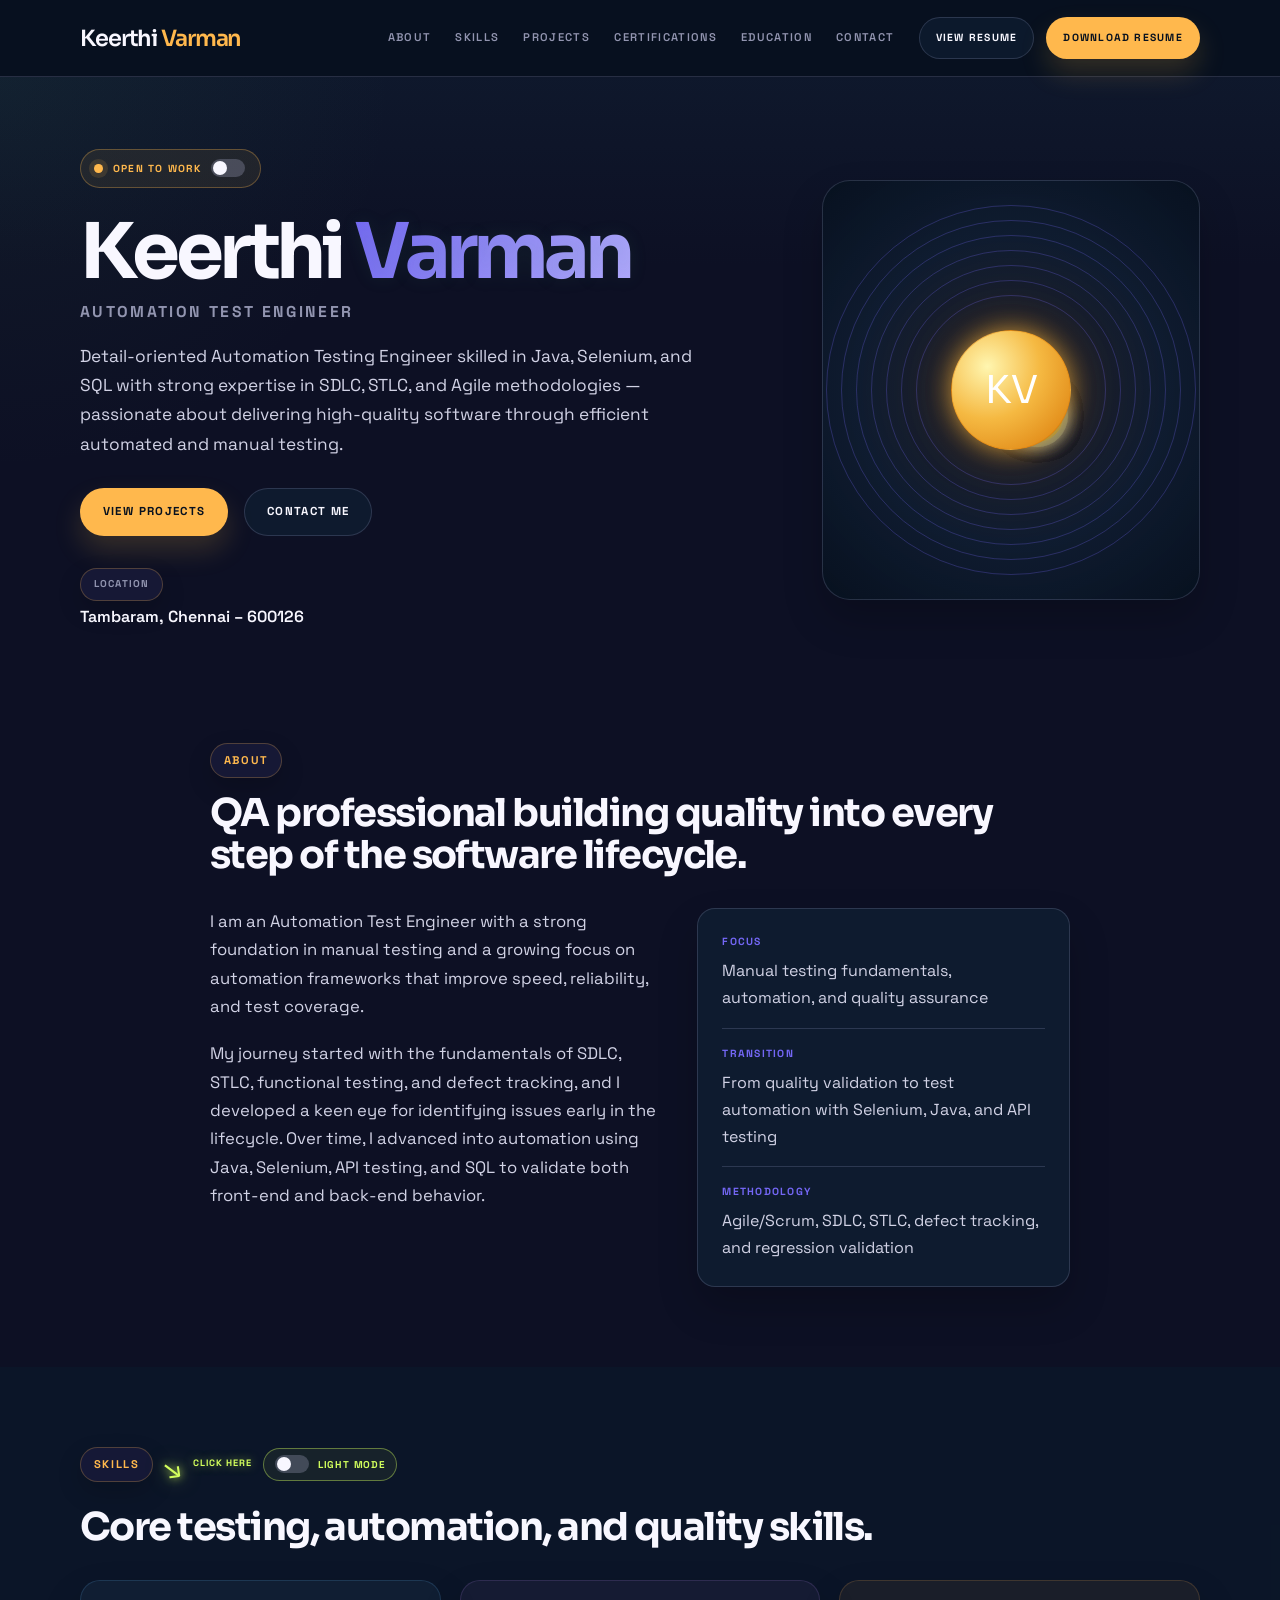
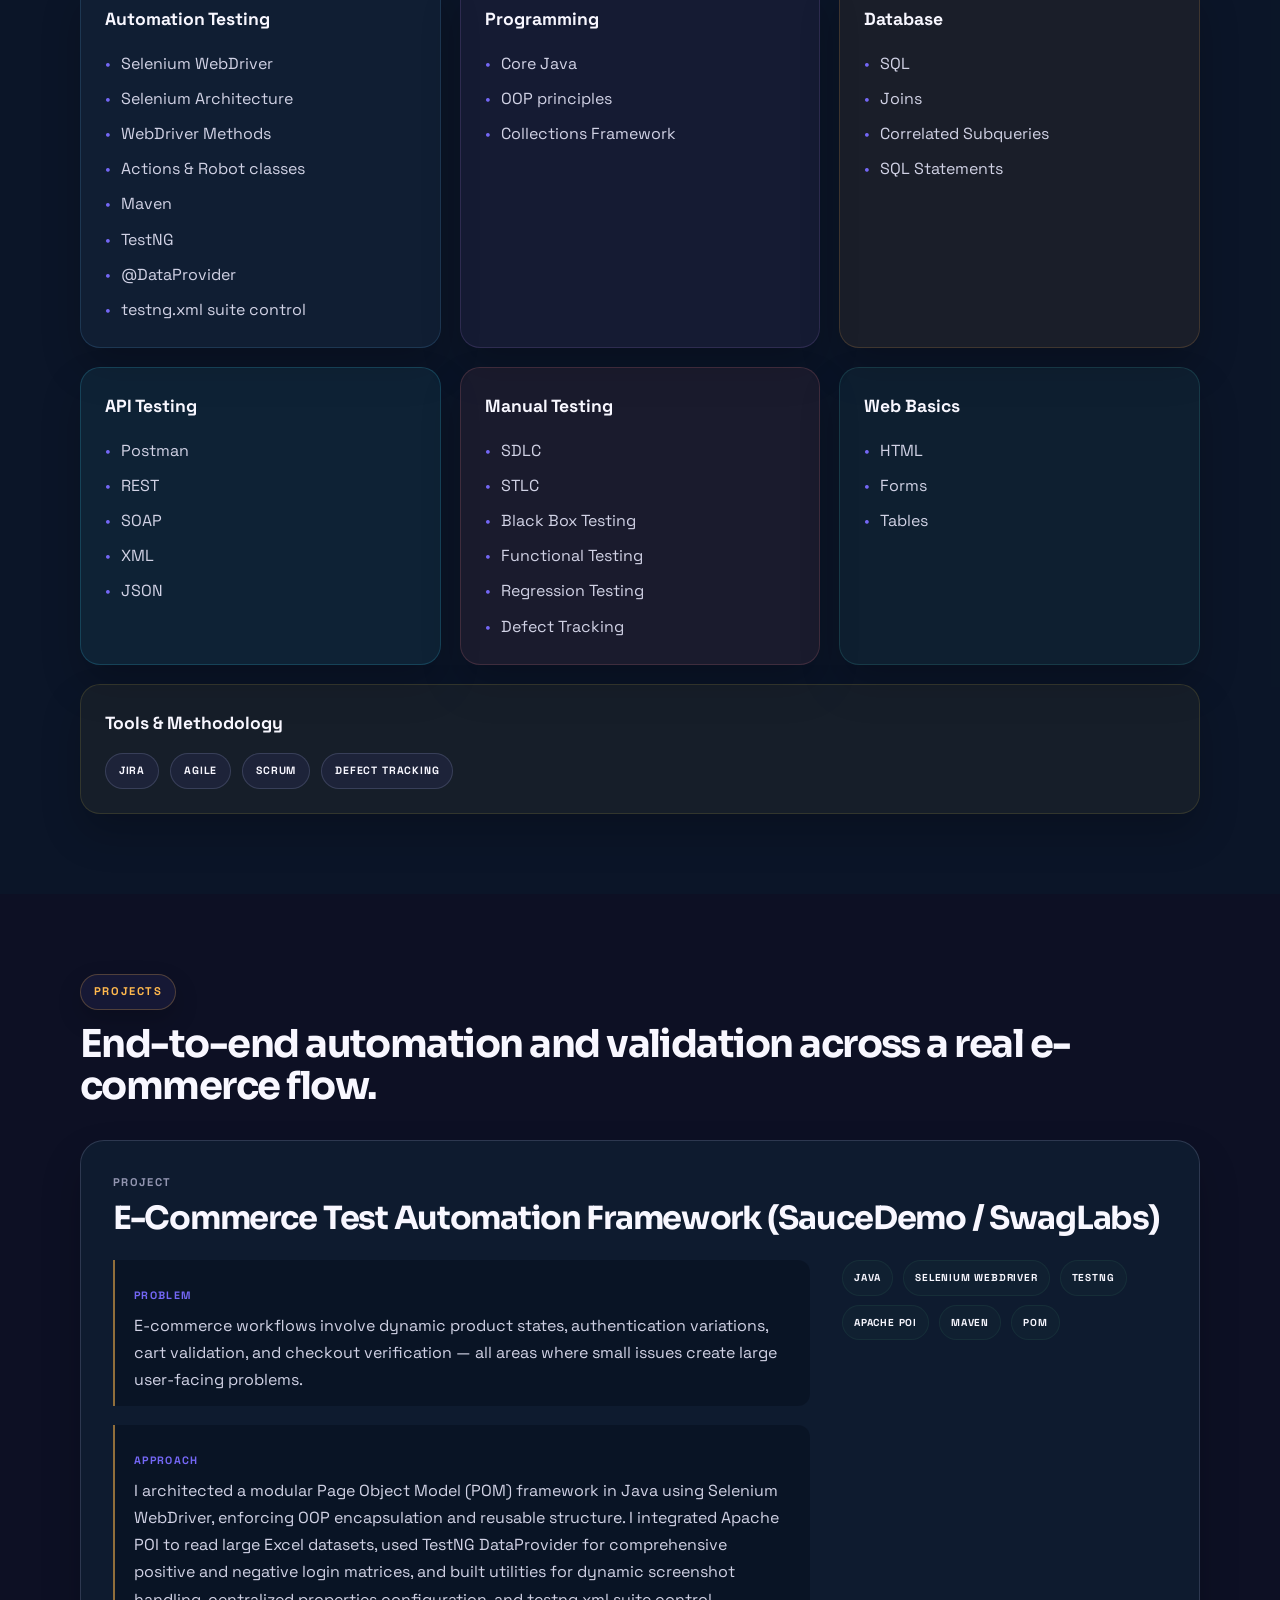
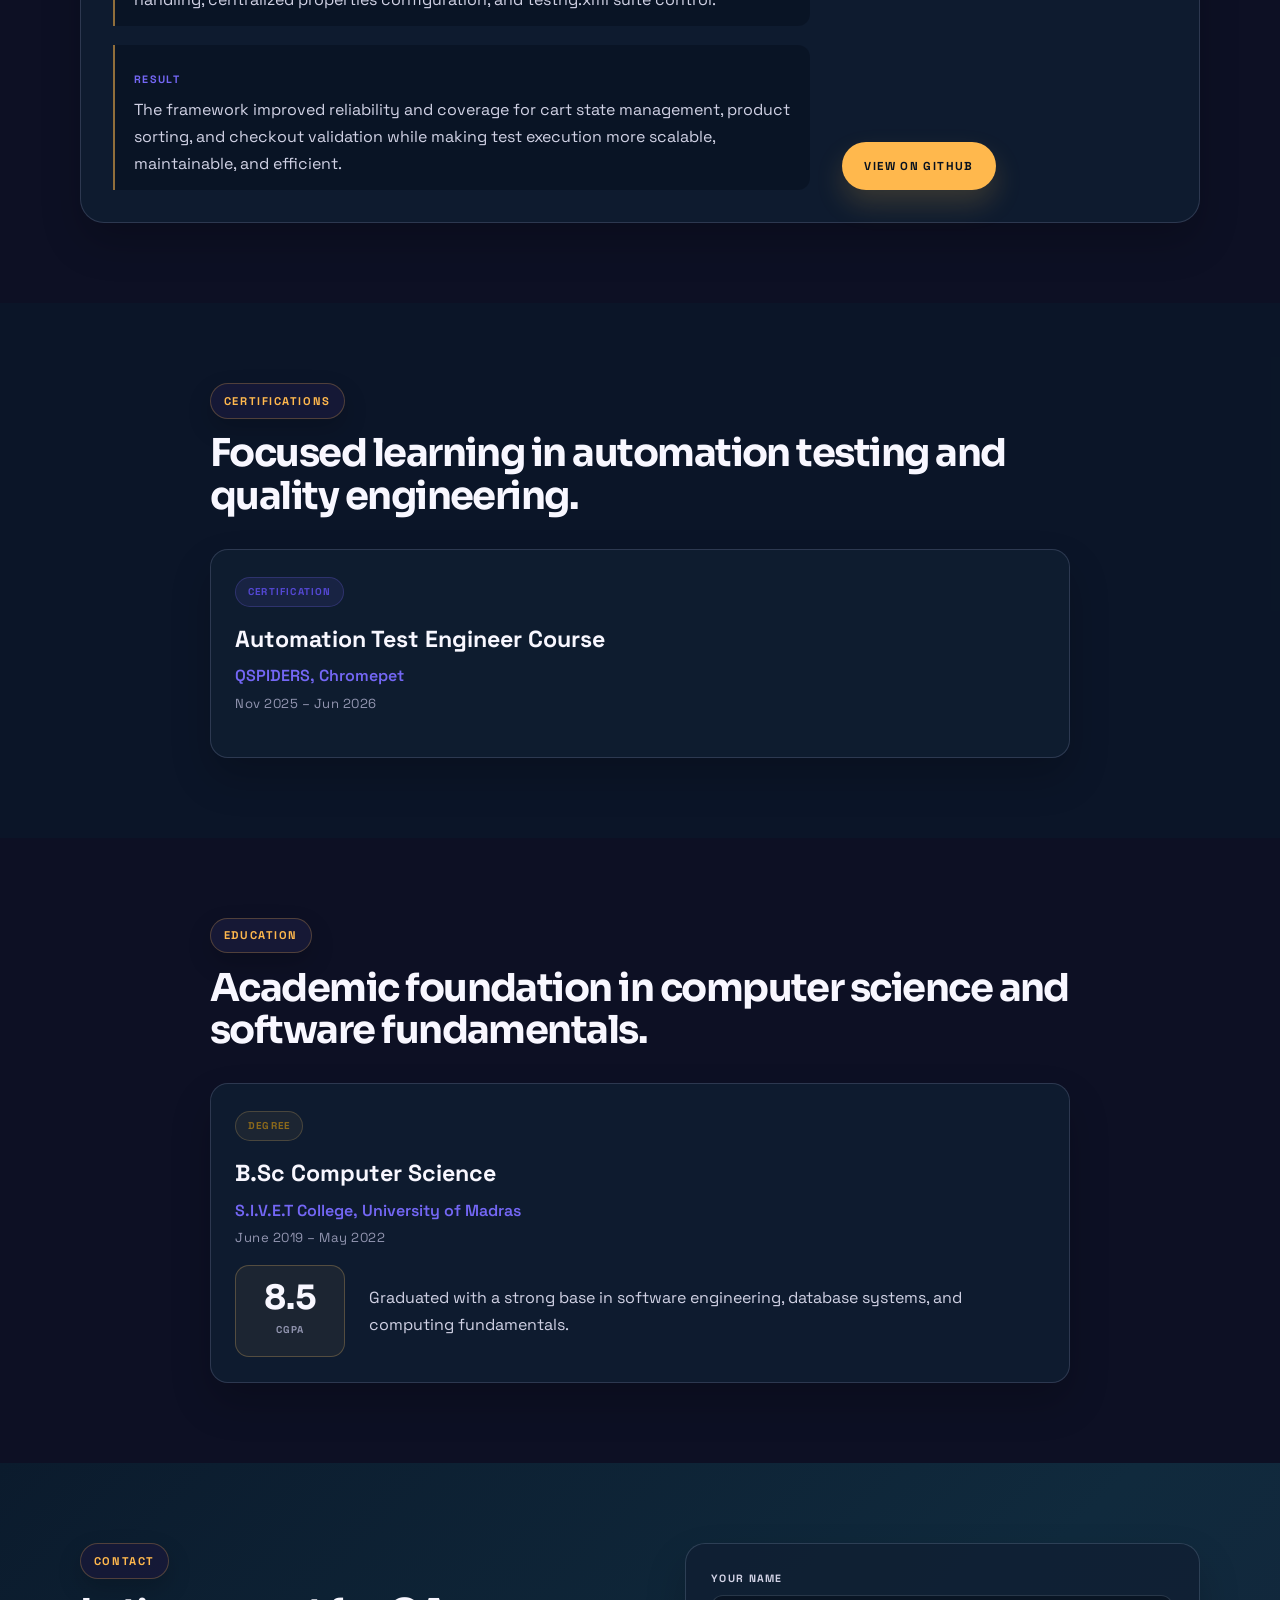
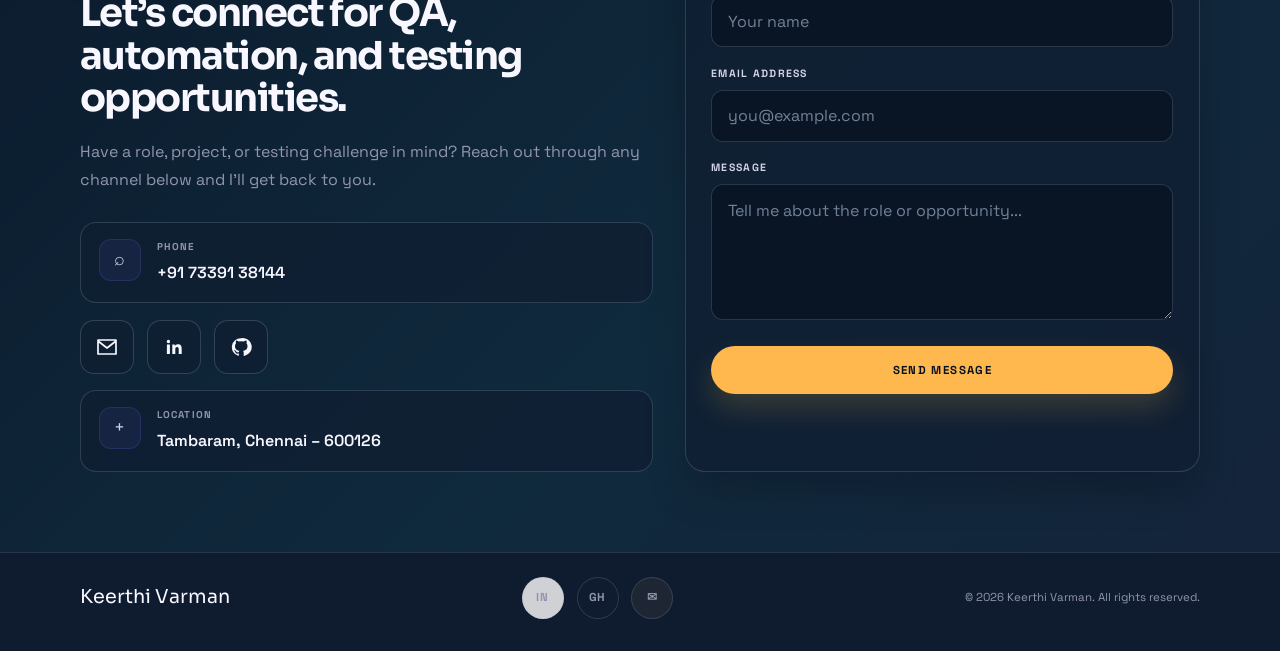
<file: index.html>
<!DOCTYPE html>
<html lang="en">
  <head>
    <meta charset="UTF-8" />
    <meta name="viewport" content="width=device-width, initial-scale=1.0" />
    <title>Keerthi Varman | Automation Test Engineer</title>
    <meta
      name="description"
      content="Automation Test Engineer with experience in Java, Selenium, SQL, API testing, SDLC/STLC, and Agile delivery."
    />
    <meta property="og:title" content="Keerthi Varman | Automation Test Engineer" />
    <meta
      property="og:description"
      content="Detail-oriented Automation Testing Engineer skilled in Java, Selenium, and SQL with strong expertise in SDLC, STLC, and Agile methodologies."
    />
    <meta property="og:type" content="website" />
    <meta property="og:image" content="resume.pdf" />
    <meta name="twitter:card" content="summary_large_image" />
    <link rel="preconnect" href="https://fonts.googleapis.com" />
    <link rel="preconnect" href="https://fonts.gstatic.com" crossorigin />
    <link
      href="https://fonts.googleapis.com/css2?family=Sora:wght@400;500;600;700;800&family=Space+Grotesk:wght@400;500;600;700&display=swap"
      rel="stylesheet"
    />
    <link rel="stylesheet" href="styles.css" />
    <script defer src="script.js"></script>
  </head>
  <body>
    <div id="scroll-progress"><span id="scroll-progress-bar"></span></div>

    <header class="site-header">
      <div class="container header-inner">
        <a href="#hero" class="brand" aria-label="Keerthi Varman home">
          <span class="brand-name">Keerthi</span>
          <span class="brand-mark">Varman</span>
        </a>

        <nav class="main-nav" aria-label="Main navigation">
          <a href="#about" class="nav-link">About</a>
          <a href="#skills" class="nav-link">Skills</a>
          <a href="#projects" class="nav-link">Projects</a>
          <a href="#certifications" class="nav-link">Certifications</a>
          <a href="#education" class="nav-link">Education</a>
          <a href="#contact" class="nav-link">Contact</a>
        </nav>

        <div class="header-actions">
          <a href="resume.pdf" target="_blank" rel="noopener noreferrer" class="btn btn-secondary small">View Resume</a>
          <a href="resume.pdf" download="Keerthi-Varman-Resume.pdf" class="btn btn-primary small">Download Resume</a>
        </div>

        <button class="mobile-menu-toggle" type="button" aria-label="Toggle navigation" aria-expanded="false">
          <span></span>
          <span></span>
          <span></span>
        </button>
      </div>

      <div class="mobile-menu" id="mobile-menu">
        <a href="#about" class="nav-link">About</a>
        <a href="#skills" class="nav-link">Skills</a>
        <a href="#projects" class="nav-link">Projects</a>
        <a href="#certifications" class="nav-link">Certifications</a>
        <a href="#education" class="nav-link">Education</a>
        <a href="#contact" class="nav-link">Contact</a>
      </div>
    </header>

    <main>
      <section id="hero" class="hero">
        <div class="container hero-grid">
          <div class="hero-copy">
            <div class="status-switcher" aria-label="Career status selector">
              <button class="status-trigger" type="button" role="switch" aria-checked="false">
                <span class="status-dot"></span>
                <span class="status-text">Open to Work</span>
                <span class="status-toggle-track"><span class="status-toggle-thumb"></span></span>
              </button>
            </div>

            <h1 class="hero-name" aria-label="Keerthi Varman">Keerthi <span>Varman</span></h1>
            <p class="role">Automation Test Engineer</p>
            <p class="value-prop">
              Detail-oriented Automation Testing Engineer skilled in Java, Selenium, and SQL with strong expertise in SDLC, STLC, and Agile methodologies — passionate about delivering high-quality software through efficient automated and manual testing.
            </p>

            <div class="cta-row">
              <a href="#projects" class="btn btn-primary">View Projects</a>
              <a href="#contact" class="btn btn-secondary">Contact Me</a>
            </div>

            <div class="hero-meta">
              <div>
                <span class="meta-label mini-pill">Location</span>
                <p>Tambaram, Chennai – 600126</p>
              </div>
            </div>
          </div>

          <aside class="hero-card solar-system" aria-label="Skill orbit card">
            <span class="orbit-line orbit-line-one" aria-hidden="true"></span>
            <span class="orbit-line orbit-line-two" aria-hidden="true"></span>
            <span class="orbit-line orbit-line-three" aria-hidden="true"></span>
            <span class="orbit-line orbit-line-four" aria-hidden="true"></span>
            <span class="orbit-line orbit-line-five" aria-hidden="true"></span>
            <span class="orbit-line orbit-line-six" aria-hidden="true"></span>
            <span class="orbit-line orbit-line-seven" aria-hidden="true"></span>
            <button class="solar-core" type="button" aria-label="Scroll to skills section">
              <span>KV</span>
            </button>

            <button class="orbit orbit-one orbit-skill planet-at" type="button" data-target="#skill-at" aria-label="Automation Testing skills">AT</button>
            <button class="orbit orbit-two orbit-skill planet-pro" type="button" data-target="#skill-pro" aria-label="Programming skills">PRO</button>
            <button class="orbit orbit-three orbit-skill planet-db" type="button" data-target="#skill-db" aria-label="Database skills">DB</button>
            <button class="orbit orbit-four orbit-skill planet-api" type="button" data-target="#skill-api" aria-label="API Testing skills">API</button>
            <button class="orbit orbit-five orbit-skill planet-mt" type="button" data-target="#skill-mt" aria-label="Manual Testing skills">MT</button>
            <button class="orbit orbit-six orbit-skill planet-wb" type="button" data-target="#skill-wb" aria-label="Web Basics skills">WB</button>
            <button class="orbit orbit-seven orbit-skill planet-tm" type="button" data-target="#skill-tm" aria-label="Tools and Methodology skills">T&amp;M</button>
          </aside>
        </div>
      </section>

      <section id="about" class="section">
        <div class="container narrow">
          <p class="section-kicker mini-pill">About</p>
          <h2>QA professional building quality into every step of the software lifecycle.</h2>
          <div class="section-grid two-col">
            <div class="text-block">
              <p>
                I am an Automation Test Engineer with a strong foundation in manual testing and a growing focus on automation frameworks that improve speed, reliability, and test coverage.
              </p>
              <p>
                My journey started with the fundamentals of SDLC, STLC, functional testing, and defect tracking, and I developed a keen eye for identifying issues early in the lifecycle. Over time, I advanced into automation using Java, Selenium, API testing, and SQL to validate both front-end and back-end behavior.
              </p>
            </div>
            <div class="info-panel">
              <div class="info-row">
                <span class="info-label">Focus</span>
                <p>Manual testing fundamentals, automation, and quality assurance</p>
              </div>
              <div class="info-row">
                <span class="info-label">Transition</span>
                <p>From quality validation to test automation with Selenium, Java, and API testing</p>
              </div>
              <div class="info-row">
                <span class="info-label">Methodology</span>
                <p>Agile/Scrum, SDLC, STLC, defect tracking, and regression validation</p>
              </div>
            </div>
          </div>
        </div>
      </section>

      <section id="skills" class="section alt-bg">
        <div class="container">
          <div class="skills-heading-row">
            <div class="skills-switch-wrap">
              <p class="section-kicker mini-pill">Skills</p>
              <span class="neon-arrow" aria-hidden="true">↘</span>
              <span class="switch-hint">click here</span>
              <button id="skills-light-switch" class="skills-light-switch" type="button" role="switch" aria-checked="false" aria-label="Turn on skill card light mode">
                <span class="skills-switch-track"><span class="skills-switch-thumb"></span></span>
                <span>Light mode</span>
              </button>
            </div>
          </div>
          <h2>Core testing, automation, and quality skills.</h2>

          <div class="skills-grid">
            <article id="skill-at" class="skill-card skill-at">
              <h3>Automation Testing</h3>
              <ul>
                <li>Selenium WebDriver</li>
                <li>Selenium Architecture</li>
                <li>WebDriver Methods</li>
                <li>Actions &amp; Robot classes</li>
                <li>Maven</li>
                <li>TestNG</li>
                <li>@DataProvider</li>
                <li>testng.xml suite control</li>
              </ul>
            </article>

            <article id="skill-pro" class="skill-card skill-pro">
              <h3>Programming</h3>
              <ul>
                <li>Core Java</li>
                <li>OOP principles</li>
                <li>Collections Framework</li>
              </ul>
            </article>

            <article id="skill-db" class="skill-card skill-db">
              <h3>Database</h3>
              <ul>
                <li>SQL</li>
                <li>Joins</li>
                <li>Correlated Subqueries</li>
                <li>SQL Statements</li>
              </ul>
            </article>

            <article id="skill-api" class="skill-card skill-api">
              <h3>API Testing</h3>
              <ul>
                <li>Postman</li>
                <li>REST</li>
                <li>SOAP</li>
                <li>XML</li>
                <li>JSON</li>
              </ul>
            </article>

            <article id="skill-mt" class="skill-card skill-mt">
              <h3>Manual Testing</h3>
              <ul>
                <li>SDLC</li>
                <li>STLC</li>
                <li>Black Box Testing</li>
                <li>Functional Testing</li>
                <li>Regression Testing</li>
                <li>Defect Tracking</li>
              </ul>
            </article>

            <article id="skill-wb" class="skill-card skill-wb">
              <h3>Web Basics</h3>
              <ul>
                <li>HTML</li>
                <li>Forms</li>
                <li>Tables</li>
              </ul>
            </article>

            <article id="skill-tm" class="skill-card full-width skill-tm">
              <h3>Tools &amp; Methodology</h3>
              <div class="tag-list">
                <span>JIRA</span>
                <span>Agile</span>
                <span>Scrum</span>
                <span>Defect Tracking</span>
              </div>
            </article>
          </div>
        </div>
      </section>

      <section id="projects" class="section">
        <div class="container">
          <p class="section-kicker mini-pill">Projects</p>
          <h2>End-to-end automation and validation across a real e-commerce flow.</h2>

          <article class="project-card">
            <div class="project-intro">
              <p class="project-label">Project</p>
              <h3>E-Commerce Test Automation Framework (SauceDemo / SwagLabs)</h3>
            </div>

            <div class="project-grid">
              <div class="project-story">
                <div class="story-block">
                  <span class="story-label">Problem</span>
                  <p>
                    E-commerce workflows involve dynamic product states, authentication variations, cart validation, and checkout verification — all areas where small issues create large user-facing problems.
                  </p>
                </div>

                <div class="story-block">
                  <span class="story-label">Approach</span>
                  <p>
                    I architected a modular Page Object Model (POM) framework in Java using Selenium WebDriver, enforcing OOP encapsulation and reusable structure. I integrated Apache POI to read large Excel datasets, used TestNG DataProvider for comprehensive positive and negative login matrices, and built utilities for dynamic screenshot handling, centralized properties configuration, and testng.xml suite control.
                  </p>
                </div>

                <div class="story-block">
                  <span class="story-label">Result</span>
                  <p>
                    The framework improved reliability and coverage for cart state management, product sorting, and checkout validation while making test execution more scalable, maintainable, and efficient.
                  </p>
                </div>
              </div>

              <aside class="project-meta">
                <div class="meta-stack">
                  <span>Java</span>
                  <span>Selenium WebDriver</span>
                  <span>TestNG</span>
                  <span>Apache POI</span>
                  <span>Maven</span>
                  <span>POM</span>
                </div>
                <a href="https://github.com/Test-with-Varman" class="btn btn-primary project-link" target="_blank" rel="noopener noreferrer">View on GitHub</a>
              </aside>
            </div>
          </article>
        </div>
      </section>

      <section id="certifications" class="section alt-bg">
        <div class="container narrow">
          <p class="section-kicker mini-pill">Certifications</p>
          <h2>Focused learning in automation testing and quality engineering.</h2>

          <div class="timeline-card">
            <div class="timeline-badge">Certification</div>
            <h3>Automation Test Engineer Course</h3>
            <p class="timeline-org">QSPIDERS, Chromepet</p>
            <p class="timeline-date">Nov 2025 – Jun 2026</p>
          </div>
        </div>
      </section>

      <section id="education" class="section">
        <div class="container narrow">
          <p class="section-kicker mini-pill">Education</p>
          <h2>Academic foundation in computer science and software fundamentals.</h2>

          <div class="timeline-card education-card">
            <div class="timeline-badge gold">Degree</div>
            <h3>B.Sc Computer Science</h3>
            <p class="timeline-org">S.I.V.E.T College, University of Madras</p>
            <p class="timeline-date">June 2019 – May 2022</p>
            <div class="cgpa-row">
              <div class="cgpa-box">
                <strong>8.5</strong>
                <span>CGPA</span>
              </div>
              <p>Graduated with a strong base in software engineering, database systems, and computing fundamentals.</p>
            </div>
          </div>
        </div>
      </section>

      <section id="contact" class="section contact-section">
        <div class="container contact-grid">
          <div class="contact-intro">
            <p class="section-kicker mini-pill">Contact</p>
            <h2>Let’s connect for QA, automation, and testing opportunities.</h2>
            <p class="contact-lead">Have a role, project, or testing challenge in mind? Reach out through any channel below and I’ll get back to you.</p>
            <div class="contact-list">
              <div class="contact-item contact-detail-item">
                <span class="contact-icon" aria-hidden="true">⌕</span>
                <div><span class="contact-label">Phone</span><a href="tel:+917339138144" class="copy-target" data-copy="+917339138144">+91 73391 38144</a></div>
              </div>

              <div class="contact-actions" aria-label="Professional contact links">
                <a href="mailto:Keerthivarman780@gmail.com" class="contact-action email-button" data-tooltip="Email Keerthi" aria-label="Email Keerthi Varman" data-copy="Keerthivarman780@gmail.com">
                  <svg viewBox="0 0 24 24" aria-hidden="true"><path d="M3 5h18v14H3zM3 6l9 7 9-7" /></svg>
                </a>
                <a href="http://www.linkedin.com/in/keerthivarman270602" class="contact-action linkedin-button" data-tooltip="LinkedIn profile" target="_blank" rel="noopener noreferrer" aria-label="Open LinkedIn profile">
                  <svg viewBox="0 0 24 24" aria-hidden="true"><path d="M6.4 8.2A1.7 1.7 0 1 0 6.4 4.8a1.7 1.7 0 0 0 0 3.4ZM4.9 9.6h3v9.5h-3V9.6Zm5 0h2.9v1.3h.1c.4-.8 1.4-1.7 3-1.7 3.2 0 3.8 2.1 3.8 4.9v5h-3v-4.4c0-1.1 0-2.6-1.6-2.6s-1.8 1.2-1.8 2.5v4.5h-3V9.6Z" /></svg>
                </a>
                <a href="https://github.com/Test-with-Varman" class="contact-action github-button" data-tooltip="GitHub projects" target="_blank" rel="noopener noreferrer" aria-label="Open GitHub profile">
                  <svg viewBox="0 0 24 24" aria-hidden="true"><path d="M12 3.2a9 9 0 0 0-2.8 17.6c.5.1.7-.2.7-.5v-1.7c-2.8.6-3.4-1.2-3.4-1.2-.5-1.2-1.1-1.5-1.1-1.5-.9-.6.1-.6.1-.6 1 .1 1.5 1 1.5 1 .9 1.5 2.3 1.1 2.9.8.1-.7.3-1.1.6-1.4-2.2-.3-4.5-1.1-4.5-4.8 0-1.1.4-2 1-2.7-.1-.3-.4-1.3.1-2.7 0 0 .8-.3 2.7 1a9.4 9.4 0 0 1 4.9 0c1.9-1.3 2.7-1 2.7-1 .5 1.4.2 2.4.1 2.7.7.7 1 1.6 1 2.7 0 3.7-2.3 4.5-4.5 4.8.4.3.7 1 .7 1.9v2.8c0 .3.2.6.7.5A9 9 0 0 0 12 3.2Z" /></svg>
                </a>

              </div>
              <div class="contact-item contact-detail-item">
                <span class="contact-icon" aria-hidden="true">+</span>
                <div>
                  <span class="contact-label">Location</span>
                  <p>Tambaram, Chennai – 600126</p>
                </div>
              </div>
            </div>
          </div>

          <div class="form-panel">
            <form id="contact-form" class="contact-form">
              <div class="field-group">
                <label for="cfn">Your Name</label>
                <input id="cfn" name="name" type="text" placeholder="Your name" required />
              </div>

              <div class="field-group">
                <label for="cfe">Email Address</label>
                <input id="cfe" name="email" type="email" placeholder="you@example.com" required />
              </div>

              <div class="field-group">
                <label for="cfm">Message</label>
                <textarea id="cfm" name="message" rows="5" placeholder="Tell me about the role or opportunity..." required></textarea>
              </div>

              <button type="submit" class="btn btn-primary form-btn">Send Message</button>
            </form>
          </div>
        </div>
      </section>
    </main>

    <footer class="site-footer">
      <div class="container footer-inner">
        <div class="footer-brand">Keerthi Varman</div>
        <div class="footer-social" aria-label="Social links">
          <a href="http://www.linkedin.com/in/keerthivarman270602" class="social-button footer-social-button" target="_blank" rel="noopener noreferrer" aria-label="LinkedIn profile">
            <span aria-hidden="true">in</span>
          </a>
          <a href="https://github.com/Test-with-Varman" class="social-button footer-social-button github-button" target="_blank" rel="noopener noreferrer" aria-label="GitHub profile">
            <span aria-hidden="true">GH</span>
          </a>
          <a href="mailto:Keerthivarman780@gmail.com" class="social-button footer-social-button email-button" aria-label="Email address">
            <span aria-hidden="true">✉</span>
          </a>
        </div>
        <p>© 2026 Keerthi Varman. All rights reserved.</p>
      </div>
    </footer>

    <div id="toast" aria-live="polite" aria-atomic="true"></div>
  </body>
</html>
</file>
<file: styles.css>
:root {
  --ink: #f8f7ff;
  --paper: #0d1024;
  --text: #d1d2e5;
  --text-muted: #9295b0;
  --accent: #7467f5;
  --accent-dark: #5548d5;
  --gold: #ffb84d;
  --border: rgba(183, 188, 234, 0.18);
  --card-bg: #171a38;
  --shadow-soft: 0 20px 40px rgba(0, 0, 0, 0.2);
  --shadow-strong: 0 24px 54px rgba(0, 0, 0, 0.34);
}

* {
  box-sizing: border-box;
  margin: 0;
  padding: 0;
}

html {
  scroll-behavior: smooth;
}

body {
  background: var(--paper);
  color: var(--text);
  font-family: "Space Grotesk", "Segoe UI", sans-serif;
  line-height: 1.7;
  overflow-x: hidden;
}

img {
  max-width: 100%;
  display: block;
}

p, li, a, button, input, textarea, label, span {
  font-family: inherit;
}

::selection {
  background: rgba(116, 103, 245, 0.2);
}

:focus-visible {
  outline: 3px solid rgba(255, 184, 77, 0.5);
  outline-offset: 3px;
}

.container {
  width: min(1120px, calc(100% - 2rem));
  margin: 0 auto;
}

.site-header {
  position: sticky;
  top: 0;
  z-index: 100;
  backdrop-filter: blur(14px);
  background: rgba(7, 17, 31, 0.86);
  border-bottom: 1px solid var(--border);
}

.header-inner {
  height: 76px;
  display: flex;
  align-items: center;
  justify-content: space-between;
  gap: 1.5rem;
}

.brand {
  color: var(--ink);
  text-decoration: none;
  font-family: "Sora", "Segoe UI", sans-serif;
  font-size: clamp(1.4rem, 1.7vw, 1.8rem);
  letter-spacing: -0.05em;
  font-weight: 600;
}

.brand-mark {
  color: var(--gold);
}

.main-nav {
  display: flex;
  align-items: center;
  gap: 1.5rem;
  margin-left: auto;
}

.nav-link {
  position: relative;
  color: var(--text-muted);
  text-decoration: none;
  font-size: 0.7rem;
  letter-spacing: 0.12em;
  text-transform: uppercase;
  font-weight: 600;
  transition: color 0.2s ease;
}

.nav-link::after {
  content: "";
  position: absolute;
  left: 0;
  bottom: -0.35rem;
  width: 0;
  height: 2px;
  background: var(--accent);
  transition: width 0.2s ease;
}

.nav-link:hover,
.nav-link:focus-visible,
.nav-link.active {
  color: var(--accent);
}

.nav-link:hover::after,
.nav-link:focus-visible::after,
.nav-link.active::after {
  width: 100%;
}

.header-actions {
  display: flex;
  align-items: center;
  gap: 0.75rem;
}

.btn {
  display: inline-flex;
  align-items: center;
  justify-content: center;
  min-height: 48px;
  padding: 0.8rem 1.35rem;
  border-radius: 999px;
  text-decoration: none;
  font-size: 0.72rem;
  letter-spacing: 0.12em;
  text-transform: uppercase;
  font-weight: 700;
  transition: transform 0.35s cubic-bezier(0.22, 1, 0.36, 1), box-shadow 0.35s ease, background 0.35s ease, border-color 0.35s ease;
  border: 1px solid transparent;
}

.btn:hover,
.btn:focus-visible {
  transform: translateY(-1px);
}

.btn-primary {
  background: var(--gold);
  color: #07111f;
  box-shadow: 0 14px 28px rgba(245, 185, 66, 0.18);
}

.btn-primary:hover,
.btn-primary:focus-visible {
  background: #ffd36b;
}

.btn-secondary {
  background: rgba(16,31,51,0.72);
  color: var(--ink);
  border-color: var(--border);
}

.btn-secondary:hover,
.btn-secondary:focus-visible {
  box-shadow: var(--shadow-soft);
}

.btn.small {
  min-height: 42px;
  padding: 0.7rem 1rem;
  font-size: 0.65rem;
}

.mobile-menu-toggle {
  display: none;
  width: 42px;
  height: 42px;
  border: 1px solid var(--border);
  border-radius: 10px;
  background: rgba(255,255,255,0.65);
  padding: 0.7rem 0.7rem;
  cursor: pointer;
}

.mobile-menu-toggle span {
  display: block;
  width: 100%;
  height: 2px;
  background: var(--ink);
  border-radius: 99px;
  margin: 4px 0;
}

.mobile-menu {
  display: none;
  border-top: 1px solid var(--border);
  background: rgba(247,247,245,0.97);
  padding: 1rem 1rem 1.1rem;
}

.mobile-menu.open {
  display: flex;
  flex-direction: column;
  gap: 0.85rem;
}

.hero {
  padding: 4.5rem 0 2rem;
  background:
    radial-gradient(circle at top left, rgba(61, 131, 97, 0.09), transparent 28%),
    linear-gradient(180deg, rgba(16,31,51,0.52), rgba(7,17,31,0) 32%);
}

.hero-grid {
  display: grid;
  grid-template-columns: 1.3fr 0.7fr;
  align-items: center;
  gap: 2.5rem;
}

.badge-row {
  display: flex;
  flex-wrap: wrap;
  align-items: center;
  gap: 0.75rem;
  margin-bottom: 1.5rem;
}

.status-switcher {
  position: relative;
  display: inline-flex;
  margin-bottom: 1.8rem;
}

.status-trigger {
  appearance: none;
  border: 1px solid rgba(255, 184, 77, 0.3);
  background: rgba(255, 184, 77, 0.08);
  color: var(--gold);
  border-radius: 999px;
  padding: 0.58rem 0.9rem 0.58rem 0.8rem;
  display: inline-flex;
  align-items: center;
  gap: 0.65rem;
  font-size: 0.64rem;
  letter-spacing: 0.12em;
  text-transform: uppercase;
  font-weight: 700;
  cursor: pointer;
}

.status-dot {
  width: 0.55rem;
  height: 0.55rem;
  border-radius: 50%;
  background: var(--gold);
  box-shadow: 0 0 0 5px rgba(255, 184, 77, 0.12);
}

.status-toggle-track,
.skills-switch-track {
  position: relative;
  display: inline-flex;
  align-items: center;
  width: 34px;
  height: 18px;
  padding: 2px;
  border-radius: 999px;
  background: rgba(146, 149, 176, 0.35);
  transition: background 0.25s ease;
}

.status-toggle-thumb,
.skills-switch-thumb {
  width: 14px;
  height: 14px;
  border-radius: 50%;
  background: var(--ink);
  transition: transform 0.25s ease;
}

.status-switcher.learning .status-toggle-track {
  background: var(--accent);
}

.status-switcher.learning .status-toggle-thumb,
.skills-light-switch[aria-checked="true"] .skills-switch-thumb {
  transform: translateX(16px);
}

.status-switcher.learning .status-dot {
  background: var(--accent);
}

.hero-copy h1 {
  font-family: "Sora", "Segoe UI", sans-serif;
  font-size: clamp(3rem, 6vw, 5.1rem);
  line-height: 0.95;
  letter-spacing: -0.06em;
  color: var(--ink);
  margin-bottom: 0.6rem;
  animation: heroNameFloat 9s ease-in-out infinite;
}

.hero-copy h1 span {
  color: var(--accent);
  background: linear-gradient(120deg, var(--accent) 0%, #b3aaff 100%);
  -webkit-background-clip: text;
  background-clip: text;
  color: transparent;
  text-shadow: 0 0 18px rgba(61, 131, 97, 0.12);
}

@keyframes heroNameFloat {
  0%, 100% {
    transform: translateY(0);
    text-shadow: 0 0 0 rgba(116, 103, 245, 0);
  }
  50% {
    transform: translateY(-1px);
    text-shadow: 0 10px 24px rgba(116, 103, 245, 0.14);
  }
}

.role {
  font-size: 0.98rem;
  letter-spacing: 0.15em;
  text-transform: uppercase;
  color: var(--text-muted);
  font-weight: 700;
  margin-bottom: 1rem;
}

.value-prop {
  max-width: 640px;
  color: var(--text);
  font-size: 1.08rem;
  margin-bottom: 1.8rem;
}

.cta-row {
  display: flex;
  flex-wrap: wrap;
  gap: 1rem;
  margin-bottom: 2rem;
}

.hero-meta {
  display: flex;
  flex-wrap: wrap;
  gap: 0.9rem;
}

.meta-label {
  display: block;
  margin-bottom: 0.15rem;
  color: var(--text-muted);
  font-size: 0.62rem;
  letter-spacing: 0.12em;
  text-transform: uppercase;
  font-weight: 700;
}

.hero-meta p {
  font-weight: 600;
  color: var(--ink);
}

.hero-card {
  position: relative;
  display: grid;
  place-items: center;
  min-height: 420px;
  border: 1px solid var(--border);
  border-radius: 28px;
  background: linear-gradient(180deg, rgba(16,31,51,0.76), rgba(10,24,42,0.92));
  box-shadow: var(--shadow-soft);
  overflow: hidden;
}

.solar-system {
  position: relative;
  background: radial-gradient(circle at center, rgba(245,185,66,0.1), rgba(16,31,51,0.8) 55%, rgba(7,17,31,0.95));
}

.solar-core {
  position: absolute;
  inset: 50% auto auto 50%;
  transform: translate(-50%, -50%);
  width: 120px;
  height: 120px;
  border-radius: 50%;
  display: grid;
  place-items: center;
  background: radial-gradient(circle at 30% 30%, #fff6b0, #f5b942 45%, #d97706);
  border: 1px solid rgba(217,119,6,0.42);
  box-shadow: 0 0 22px rgba(245,185,66,0.65), 0 0 48px rgba(217,119,6,0.34);
  font-family: "Sora", "Segoe UI", sans-serif;
  font-size: 2.4rem;
  color: white;
  z-index: 3;
  cursor: pointer;
  animation: sunGlow 4s ease-in-out infinite;
}

@keyframes sunGlow {
  0%, 100% { box-shadow: 0 0 22px rgba(245,185,66,0.65), 0 0 48px rgba(217,119,6,0.34); }
  50% { box-shadow: 0 0 34px rgba(245,185,66,0.9), 0 0 68px rgba(217,119,6,0.46); }
}

.orbit-line {
  position: absolute;
  inset: 50% auto auto 50%;
  border: 1px solid rgba(116,103,245,0.28);
  border-radius: 50%;
  transform: translate(-50%, -50%);
  pointer-events: none;
}

.orbit-line-one { width: 190px; height: 190px; }
.orbit-line-two { width: 220px; height: 220px; }
.orbit-line-three { width: 250px; height: 250px; }
.orbit-line-four { width: 280px; height: 280px; }
.orbit-line-five { width: 310px; height: 310px; }
.orbit-line-six { width: 340px; height: 340px; }
.orbit-line-seven { width: 370px; height: 370px; }

.orbit {
  position: absolute;
  inset: 50% auto auto 50%;
  width: 52px;
  height: 52px;
  border-radius: 50%;
  border: 0;
  display: grid;
  place-items: center;
  z-index: 2;
}

.orbit-skill {
  border: 1px solid var(--planet-color);
  background: var(--planet-color);
  color: white;
  font-size: 0.62rem;
  letter-spacing: 0.05em;
  text-transform: uppercase;
  font-weight: 700;
  cursor: pointer;
  box-shadow: 0 0 0 5px var(--planet-ring), 0 0 18px var(--planet-glow);
  transition: filter 0.35s ease, box-shadow 0.35s ease;
}

.orbit-skill:hover,
.orbit-skill:focus-visible {
  filter: brightness(1.08);
  box-shadow: 0 0 0 7px var(--planet-ring), 0 0 26px var(--planet-glow);
}

.planet-at { --planet-color: #4f8fbd; --planet-ring: rgba(79,143,189,0.16); --planet-glow: rgba(79,143,189,0.5); animation: planetAt 18s linear infinite; }
.planet-pro { --planet-color: #8a68b8; --planet-ring: rgba(138,104,184,0.16); --planet-glow: rgba(138,104,184,0.5); animation: planetPro 21s linear infinite; }
.planet-db { --planet-color: #c58a45; --planet-ring: rgba(197,138,69,0.16); --planet-glow: rgba(197,138,69,0.5); animation: planetDb 16s linear infinite; }
.planet-api { --planet-color: #36b7d4; --planet-ring: rgba(54,183,212,0.16); --planet-glow: rgba(54,183,212,0.5); animation: planetApi 24s linear infinite; }
.planet-mt { --planet-color: #c56d78; --planet-ring: rgba(197,109,120,0.16); --planet-glow: rgba(197,109,120,0.5); animation: planetMt 19s linear infinite; }
.planet-wb { --planet-color: #3c9b9b; --planet-ring: rgba(60,155,155,0.16); --planet-glow: rgba(60,155,155,0.5); animation: planetWb 22s linear infinite; }
.planet-tm { --planet-color: #9a8a3e; --planet-ring: rgba(154,138,62,0.16); --planet-glow: rgba(154,138,62,0.5); animation: planetTm 26s linear infinite; }

@keyframes planetAt { from { transform: translate(-50%, -50%) rotate(0deg) translateX(155px) rotate(0deg); } to { transform: translate(-50%, -50%) rotate(360deg) translateX(155px) rotate(-360deg); } }
@keyframes planetPro { from { transform: translate(-50%, -50%) rotate(50deg) translateX(125px) rotate(-50deg); } to { transform: translate(-50%, -50%) rotate(410deg) translateX(125px) rotate(-410deg); } }
@keyframes planetDb { from { transform: translate(-50%, -50%) rotate(100deg) translateX(95px) rotate(-100deg); } to { transform: translate(-50%, -50%) rotate(460deg) translateX(95px) rotate(-460deg); } }
@keyframes planetApi { from { transform: translate(-50%, -50%) rotate(150deg) translateX(170px) rotate(-150deg); } to { transform: translate(-50%, -50%) rotate(510deg) translateX(170px) rotate(-510deg); } }
@keyframes planetMt { from { transform: translate(-50%, -50%) rotate(205deg) translateX(135px) rotate(-205deg); } to { transform: translate(-50%, -50%) rotate(565deg) translateX(135px) rotate(-565deg); } }
@keyframes planetWb { from { transform: translate(-50%, -50%) rotate(260deg) translateX(110px) rotate(-260deg); } to { transform: translate(-50%, -50%) rotate(620deg) translateX(110px) rotate(-620deg); } }
@keyframes planetTm { from { transform: translate(-50%, -50%) rotate(315deg) translateX(145px) rotate(-315deg); } to { transform: translate(-50%, -50%) rotate(675deg) translateX(145px) rotate(-675deg); } }

.section {
  padding: 5rem 0;
}

.alt-bg {
  background: rgba(255,255,255,0.4);
}

.section-kicker {
  margin-bottom: 0.85rem;
  color: var(--gold);
  font-size: 0.7rem;
  letter-spacing: 0.14em;
  text-transform: uppercase;
  font-weight: 700;
}

.mini-pill {
  display: inline-flex;
  align-items: center;
  justify-content: center;
  padding: 0.45rem 0.8rem;
  border-radius: 999px;
  background: rgba(23, 26, 56, 0.92);
  border: 1px solid rgba(255, 184, 77, 0.25);
  box-shadow: 0 10px 24px rgba(0, 0, 0, 0.18);
  transition: none;
}

.mini-pill:hover,
.mini-pill:focus-visible {
  transform: none;
}

h2 {
  font-family: "Sora", "Segoe UI", sans-serif;
  letter-spacing: -0.04em;
  color: var(--ink);
  font-size: clamp(2.1rem, 3vw, 3rem);
  line-height: 1.1;
  margin-bottom: 2rem;
}

.narrow {
  max-width: 860px;
}

.two-col {
  display: grid;
  grid-template-columns: 1.1fr 0.9fr;
  gap: 2rem;
  align-items: start;
}

.text-block p {
  margin-bottom: 1.2rem;
  color: var(--text);
  font-size: 1.04rem;
}

.info-panel,
.skill-card,
.project-card,
.timeline-card,
.contact-item,
.form-panel,
.contact-item,
.hero-card,
.info-panel {
  transition: transform 0.35s cubic-bezier(0.22, 1, 0.36, 1), box-shadow 0.35s ease, border-color 0.35s ease;
}

.info-panel {
  display: grid;
  gap: 1rem;
  padding: 1.5rem;
  border: 1px solid var(--border);
  border-radius: 18px;
  background: rgba(255,255,255,0.7);
  box-shadow: var(--shadow-soft);
}

.info-row {
  padding-bottom: 1rem;
  border-bottom: 1px solid var(--border);
}

.info-row:last-child {
  border-bottom: 0;
  padding-bottom: 0;
}

.info-label {
  display: block;
  margin-bottom: 0.4rem;
  color: var(--accent);
  font-size: 0.65rem;
  letter-spacing: 0.12em;
  text-transform: uppercase;
  font-weight: 700;
}

.skills-grid {
  display: grid;
  grid-template-columns: repeat(3, minmax(0, 1fr));
  gap: 1.2rem;
}

.skills-heading-row {
  display: flex;
  align-items: center;
  margin-bottom: 1.5rem;
}

.skills-heading-row .section-kicker {
  margin-bottom: 0;
}

.skills-switch-wrap {
  position: relative;
  display: flex;
  align-items: center;
  gap: 0.7rem;
}

.skills-light-switch {
  display: inline-flex;
  align-items: center;
  gap: 0.55rem;
  border: 1px solid rgba(211, 255, 93, 0.4);
  border-radius: 999px;
  padding: 0.42rem 0.7rem;
  background: rgba(211, 255, 93, 0.06);
  color: #d3ff5d;
  font-size: 0.62rem;
  font-weight: 700;
  letter-spacing: 0.08em;
  text-transform: uppercase;
  cursor: pointer;
}

.skills-light-switch[aria-checked="true"] .skills-switch-track {
  background: #b5df36;
}

.neon-arrow {
  color: #d3ff5d;
  font-size: 1.8rem;
  line-height: 1;
  text-shadow: 0 0 8px rgba(211, 255, 93, 0.85), 0 0 20px rgba(211, 255, 93, 0.55);
  transform: translateY(0.25rem) rotate(-8deg);
}

.switch-hint {
  color: #d3ff5d;
  font-size: 0.58rem;
  font-weight: 700;
  letter-spacing: 0.1em;
  text-transform: uppercase;
  white-space: nowrap;
  text-shadow: 0 0 10px rgba(211, 255, 93, 0.55);
}

.skill-card {
  padding: 1.5rem;
  border-radius: 20px;
  border: 1px solid var(--border);
  background: rgba(255,255,255,0.7);
  box-shadow: var(--shadow-soft);
  scroll-margin-top: 110px;
}

.skill-card.skill-at { background: rgba(79,143,189,0.08); border-color: rgba(79,143,189,0.22); }
.skill-card.skill-pro { background: rgba(138,104,184,0.08); border-color: rgba(138,104,184,0.22); }
.skill-card.skill-db { background: rgba(197,138,69,0.08); border-color: rgba(197,138,69,0.22); }
.skill-card.skill-api { background: rgba(54,183,212,0.08); border-color: rgba(54,183,212,0.22); }
.skill-card.skill-mt { background: rgba(197,109,120,0.08); border-color: rgba(197,109,120,0.22); }
.skill-card.skill-wb { background: rgba(60,155,155,0.08); border-color: rgba(60,155,155,0.22); }
.skill-card.skill-tm { background: rgba(154,138,62,0.08); border-color: rgba(154,138,62,0.22); }

#skills.skills-lit .skill-card {
  background: rgba(211, 255, 93, 0.13);
  border-color: rgba(211, 255, 93, 0.55);
  box-shadow: 0 0 22px rgba(211, 255, 93, 0.16), 0 18px 42px rgba(0, 0, 0, 0.25);
}

#skills.skills-lit .skill-card h3,
#skills.skills-lit .skill-card li,
#skills.skills-lit .skill-card .tag-list span {
  color: #eeffc0;
}

#skills.skills-lit .skill-card li::before {
  color: #d3ff5d;
  text-shadow: 0 0 8px rgba(211, 255, 93, 0.9);
}

.skill-card.skill-highlight {
  transform: translateY(-8px);
  box-shadow: 0 24px 54px rgba(0,0,0,0.3), 0 0 0 4px rgba(116,103,245,0.16);
}

.skill-card:hover,
.project-card:hover,
.timeline-card:hover,
.contact-item:hover,
.form-panel:hover,
.info-panel:hover,
.hero-card:hover {
  transform: translateY(-4px);
  box-shadow: var(--shadow-strong);
  border-color: rgba(116,103,245,0.28);
}

.skill-card h3 {
  margin-bottom: 0.9rem;
  font-size: 1.1rem;
  color: var(--ink);
}

.skill-card ul {
  list-style: none;
  display: grid;
  gap: 0.5rem;
}

.skill-card li {
  position: relative;
  padding-left: 1rem;
  color: var(--text);
}

.skill-card li::before {
  content: "•";
  position: absolute;
  left: 0;
  color: var(--accent);
}

.full-width {
  grid-column: 1 / -1;
}

.tag-list {
  display: flex;
  flex-wrap: wrap;
  gap: 0.7rem;
}

.tag-list span {
  padding: 0.5rem 0.8rem;
  border-radius: 999px;
  border: 1px solid var(--border);
  background: rgba(116,103,245,0.08);
  color: var(--ink);
  font-size: 0.66rem;
  letter-spacing: 0.08em;
  text-transform: uppercase;
  font-weight: 700;
}

.project-card {
  border: 1px solid var(--border);
  background: rgba(255,255,255,0.8);
  border-radius: 24px;
  box-shadow: var(--shadow-soft);
  padding: 2rem;
}

.project-label {
  color: var(--text-muted);
  font-size: 0.7rem;
  letter-spacing: 0.12em;
  text-transform: uppercase;
  font-weight: 700;
  margin-bottom: 0.6rem;
}

.project-intro h3 {
  font-family: "Sora", "Segoe UI", sans-serif;
  font-size: clamp(1.8rem, 2.5vw, 2.5rem);
  line-height: 1.1;
  color: var(--ink);
  letter-spacing: -0.04em;
  margin-bottom: 1.5rem;
}

.project-grid {
  display: grid;
  grid-template-columns: 1.5fr 0.7fr;
  gap: 2rem;
}

.project-story {
  display: grid;
  gap: 1.2rem;
}

.story-block {
  padding: 1.2rem 1.2rem 0.8rem;
  border-left: 2px solid rgba(255,184,77,0.55);
  background: rgba(247,247,245,0.9);
  border-radius: 0 12px 12px 0;
}

.story-label {
  display: inline-block;
  margin-bottom: 0.5rem;
  color: var(--accent);
  font-size: 0.67rem;
  letter-spacing: 0.12em;
  text-transform: uppercase;
  font-weight: 700;
}

.project-meta {
  display: flex;
  flex-direction: column;
  justify-content: space-between;
  gap: 1rem;
}

.meta-stack {
  display: flex;
  flex-wrap: wrap;
  gap: 0.6rem;
}

.meta-stack span {
  padding: 0.5rem 0.7rem;
  border-radius: 999px;
  background: rgba(61, 131, 97, 0.05);
  border: 1px solid rgba(61, 131, 97, 0.14);
  color: var(--ink);
  font-size: 0.63rem;
  letter-spacing: 0.08em;
  text-transform: uppercase;
  font-weight: 700;
}

.project-link {
  width: fit-content;
}

.timeline-card {
  position: relative;
  padding: 1.6rem 1.5rem;
  border: 1px solid var(--border);
  border-radius: 18px;
  background: rgba(255,255,255,0.7);
  box-shadow: var(--shadow-soft);
}

.timeline-badge {
  display: inline-flex;
  align-items: center;
  margin-bottom: 0.8rem;
  padding: 0.35rem 0.75rem;
  border-radius: 999px;
  background: rgba(116,103,245,0.1);
  border: 1px solid rgba(116,103,245,0.24);
  color: var(--accent-dark);
  font-size: 0.62rem;
  letter-spacing: 0.12em;
  text-transform: uppercase;
  font-weight: 700;
}

.timeline-badge.gold {
  background: rgba(201,163,93,0.08);
  border-color: rgba(201,163,93,0.26);
  color: #8d6a1b;
}

.timeline-card h3 {
  font-size: 1.45rem;
  color: var(--ink);
  margin-bottom: 0.2rem;
}

.timeline-org {
  color: var(--accent);
  font-weight: 600;
  margin-bottom: 0.2rem;
}

.timeline-date {
  color: var(--text-muted);
  font-size: 0.82rem;
  letter-spacing: 0.04em;
  margin-bottom: 1rem;
}

.cgpa-row {
  display: flex;
  align-items: center;
  gap: 1.5rem;
  margin-top: 1rem;
}

.cgpa-box {
  min-width: 110px;
  padding: 0.9rem 1rem;
  border-radius: 14px;
  background: rgba(201,163,93,0.08);
  border: 1px solid rgba(201,163,93,0.32);
  text-align: center;
}

.cgpa-box strong {
  display: block;
  font-family: "Sora", "Segoe UI", sans-serif;
  font-size: 2.1rem;
  color: var(--ink);
  line-height: 1;
}

.cgpa-box span {
  color: var(--text-muted);
  font-size: 0.62rem;
  letter-spacing: 0.12em;
  text-transform: uppercase;
  font-weight: 700;
}

.contact-grid {
  display: grid;
  grid-template-columns: 1fr 0.9fr;
  gap: 2rem;
}

.contact-list {
  display: grid;
  gap: 1rem;
}

.contact-item {
  display: flex;
  align-items: flex-start;
  gap: 1rem;
  padding: 1rem 1.1rem;
  border: 1px solid var(--border);
  border-radius: 16px;
  background: rgba(255,255,255,0.7);
  box-shadow: var(--shadow-soft);
}

.compact-button-item {
  align-items: center;
  justify-content: space-between;
  gap: 0.75rem;
}

.social-button {
  display: inline-flex;
  align-items: center;
  justify-content: center;
  width: 48px;
  height: 48px;
  border-radius: 50%;
  border: 1px solid var(--border);
  background: rgba(255,255,255,0.8);
  color: var(--ink);
  text-decoration: none;
  font-weight: 800;
  font-size: 1rem;
  font-family: "Space Grotesk", "Segoe UI", sans-serif;
  transition: transform 0.35s cubic-bezier(0.22, 1, 0.36, 1), box-shadow 0.35s ease, border-color 0.35s ease;
}

.social-button:hover,
.social-button:focus-visible {
  transform: translateY(-1px);
  box-shadow: var(--shadow-soft);
  border-color: rgba(116,103,245,0.28);
}

.linkedin-button {
  background: rgba(61, 131, 97, 0.06);
}

.github-button {
  background: rgba(28,31,38,0.04);
}

.email-button {
  background: rgba(201,163,93,0.08);
}

.footer-social-button {
  width: 42px;
  height: 42px;
  font-size: 0.82rem;
}

.site-footer .footer-social {
  display: flex;
  align-items: center;
  gap: 0.8rem;
}

.contact-icon {
  width: 42px;
  height: 42px;
  border-radius: 12px;
  display: grid;
  place-items: center;
  background: rgba(116,103,245,0.08);
  border: 1px solid rgba(116,103,245,0.18);
  font-size: 1.1rem;
}

.contact-label {
  display: block;
  margin-bottom: 0.2rem;
  color: var(--text-muted);
  font-size: 0.62rem;
  letter-spacing: 0.12em;
  text-transform: uppercase;
  font-weight: 700;
}

.contact-item a,
.contact-item p {
  color: var(--ink);
  text-decoration: none;
  font-weight: 600;
}

.copy-target {
  cursor: pointer;
}

.form-panel {
  padding: 1.6rem;
  border-radius: 20px;
  background: rgba(255,255,255,0.78);
  border: 1px solid var(--border);
  box-shadow: var(--shadow-soft);
}

.contact-form {
  display: grid;
  gap: 1.1rem;
}

.field-group {
  display: grid;
  gap: 0.45rem;
}

.field-group label {
  color: var(--ink);
  font-size: 0.66rem;
  letter-spacing: 0.12em;
  text-transform: uppercase;
  font-weight: 700;
}

.field-group input,
.field-group textarea {
  width: 100%;
  border: 1px solid var(--border);
  background: rgba(255,255,255,0.8);
  border-radius: 12px;
  padding: 0.9rem 1rem;
  color: var(--ink);
  font-size: 1rem;
  resize: vertical;
}

.field-group input:focus,
.field-group textarea:focus {
  border-color: rgba(116,103,245,0.6);
  box-shadow: 0 0 0 4px rgba(116,103,245,0.12);
  outline: none;
}

.form-btn {
  width: 100%;
  margin-top: 0.5rem;
}

.site-footer {
  border-top: 1px solid var(--border);
  background: rgba(255,255,255,0.4);
  padding: 1.5rem 0 2rem;
}

.footer-inner {
  display: flex;
  align-items: center;
  justify-content: space-between;
  flex-wrap: wrap;
  gap: 1rem;
}

.footer-brand {
  font-family: "Sora", "Segoe UI", sans-serif;
  font-size: 1.2rem;
  color: var(--ink);
}

.footer-social {
  display: flex;
  align-items: center;
  gap: 1rem;
  flex-wrap: wrap;
}

.footer-social a {
  color: var(--text-muted);
  text-decoration: none;
  font-size: 0.72rem;
  letter-spacing: 0.08em;
  text-transform: uppercase;
  font-weight: 700;
}

.site-footer p {
  color: var(--text-muted);
  font-size: 0.72rem;
}

#toast {
  position: fixed;
  right: 1.4rem;
  bottom: 1.4rem;
  z-index: 2000;
  padding: 0.8rem 1rem;
  border-radius: 12px;
  background: rgba(28,31,38,0.95);
  border: 1px solid rgba(255,255,255,0.08);
  color: white;
  font-size: 0.68rem;
  letter-spacing: 0.08em;
  text-transform: uppercase;
  opacity: 0;
  transform: translateY(10px);
  pointer-events: none;
  transition: opacity 0.2s ease, transform 0.2s ease;
}

#toast.on {
  opacity: 1;
  transform: translateY(0);
}

#scroll-progress {
  position: fixed;
  inset: 0 0 auto 0;
  height: 3px;
  z-index: 1000;
  background: transparent;
}

#scroll-progress-bar {
  display: block;
  width: 0%;
  height: 100%;
  background: linear-gradient(90deg, var(--accent), var(--gold));
  box-shadow: 0 0 18px rgba(116, 103, 245, 0.25);
}

/* Contact actions are intentionally compact: the label appears only on intent. */
.contact-section {
  background: linear-gradient(135deg, #0b1b2d 0%, #102a3d 58%, #14243b 100%);
}

.contact-section h2,
.contact-section .contact-lead {
  color: var(--ink);
}

.contact-lead {
  max-width: 560px;
  margin: -0.8rem 0 1.8rem;
  color: var(--text-muted) !important;
}

.contact-list {
  gap: 0.8rem;
}

.contact-detail-item,
.contact-section .form-panel {
  background: rgba(16, 31, 51, 0.82);
  border-color: rgba(166, 190, 220, 0.2);
}

.contact-detail-item {
  box-shadow: none;
}

.contact-actions {
  display: flex;
  gap: 0.8rem;
  padding: 0.25rem 0;
}

.contact-action {
  position: relative;
  display: grid;
  place-items: center;
  width: 54px;
  height: 54px;
  border: 1px solid rgba(166, 190, 220, 0.22);
  border-radius: 14px;
  color: var(--ink);
  background: rgba(16, 31, 51, 0.82);
  transition: transform 0.35s cubic-bezier(0.22, 1, 0.36, 1), border-color 0.35s ease, box-shadow 0.35s ease;
}

.contact-action svg {
  width: 24px;
  height: 24px;
  fill: none;
  stroke: currentColor;
  stroke-width: 1.7;
  stroke-linecap: round;
  stroke-linejoin: round;
}

.contact-action.linkedin-button svg,
.contact-action.github-button svg {
  fill: currentColor;
  stroke: none;
}

.contact-action:hover,
.contact-action:focus-visible {
  transform: translateY(-3px);
  border-color: var(--gold);
  box-shadow: 0 12px 28px rgba(0, 0, 0, 0.25), 0 0 0 4px rgba(245, 185, 66, 0.1);
}

.contact-action::after {
  content: attr(data-tooltip);
  position: absolute;
  left: 50%;
  bottom: calc(100% + 0.65rem);
  transform: translate(-50%, 4px);
  padding: 0.42rem 0.6rem;
  border: 1px solid rgba(166, 190, 220, 0.2);
  border-radius: 7px;
  background: #07111f;
  color: var(--ink);
  font-size: 0.62rem;
  white-space: nowrap;
  opacity: 0;
  pointer-events: none;
  transition: opacity 0.2s ease, transform 0.2s ease;
}

.contact-action:hover::after,
.contact-action:focus-visible::after {
  opacity: 1;
  transform: translate(-50%, 0);
}

.contact-section .field-group label {
  color: var(--text);
}

.contact-section .field-group input,
.contact-section .field-group textarea {
  background: rgba(7, 17, 31, 0.72);
  border-color: rgba(166, 190, 220, 0.2);
  color: var(--ink);
}

.contact-section .field-group input::placeholder,
.contact-section .field-group textarea::placeholder {
  color: #718198;
}

.alt-bg {
  background: rgba(10, 24, 42, 0.72);
}

.info-panel,
.project-card,
.timeline-card,
.site-footer {
  background: rgba(16, 31, 51, 0.78);
}

.story-block {
  background: rgba(7, 17, 31, 0.58);
}

.status-menu {
  background: #102033;
}

.site-footer {
  border-top-color: rgba(166, 190, 220, 0.16);
}

@media (max-width: 920px) {
  .hero-grid,
  .two-col,
  .project-grid,
  .contact-grid,
  .skills-grid {
    grid-template-columns: 1fr;
  }

  .main-nav,
  .header-actions {
    display: none;
  }

  .mobile-menu-toggle {
    display: block;
  }

  .hero-card {
    min-height: 320px;
  }
}

@media (max-width: 560px) {
  .section {
    padding: 4rem 0;
  }

  .hero {
    padding-top: 3.4rem;
  }

  .value-prop {
    font-size: 1rem;
  }

  .cta-row {
    flex-direction: column;
    align-items: stretch;
  }

  .btn {
    width: 100%;
  }

  .project-card,
  .form-panel {
    padding: 1.1rem;
  }

  .cgpa-row {
    flex-direction: column;
    align-items: flex-start;
  }

  .skills-switch-wrap {
    flex-wrap: wrap;
    row-gap: 0.5rem;
  }

  .neon-arrow {
    display: none;
  }
}

@media (prefers-reduced-motion: reduce) {
  *, *::before, *::after {
    animation-duration: 0.01ms !important;
    animation-iteration-count: 1 !important;
    transition-duration: 0.01ms !important;
    scroll-behavior: auto !important;
  }
}

@media print {
  .site-header,
  #toast,
  #scroll-progress,
  .mobile-menu,
  .mobile-menu-toggle {
    display: none !important;
  }

  body {
    background: #fff;
    color: #000;
  }

  a {
    color: #000 !important;
    text-decoration: none !important;
  }
}
</file>
